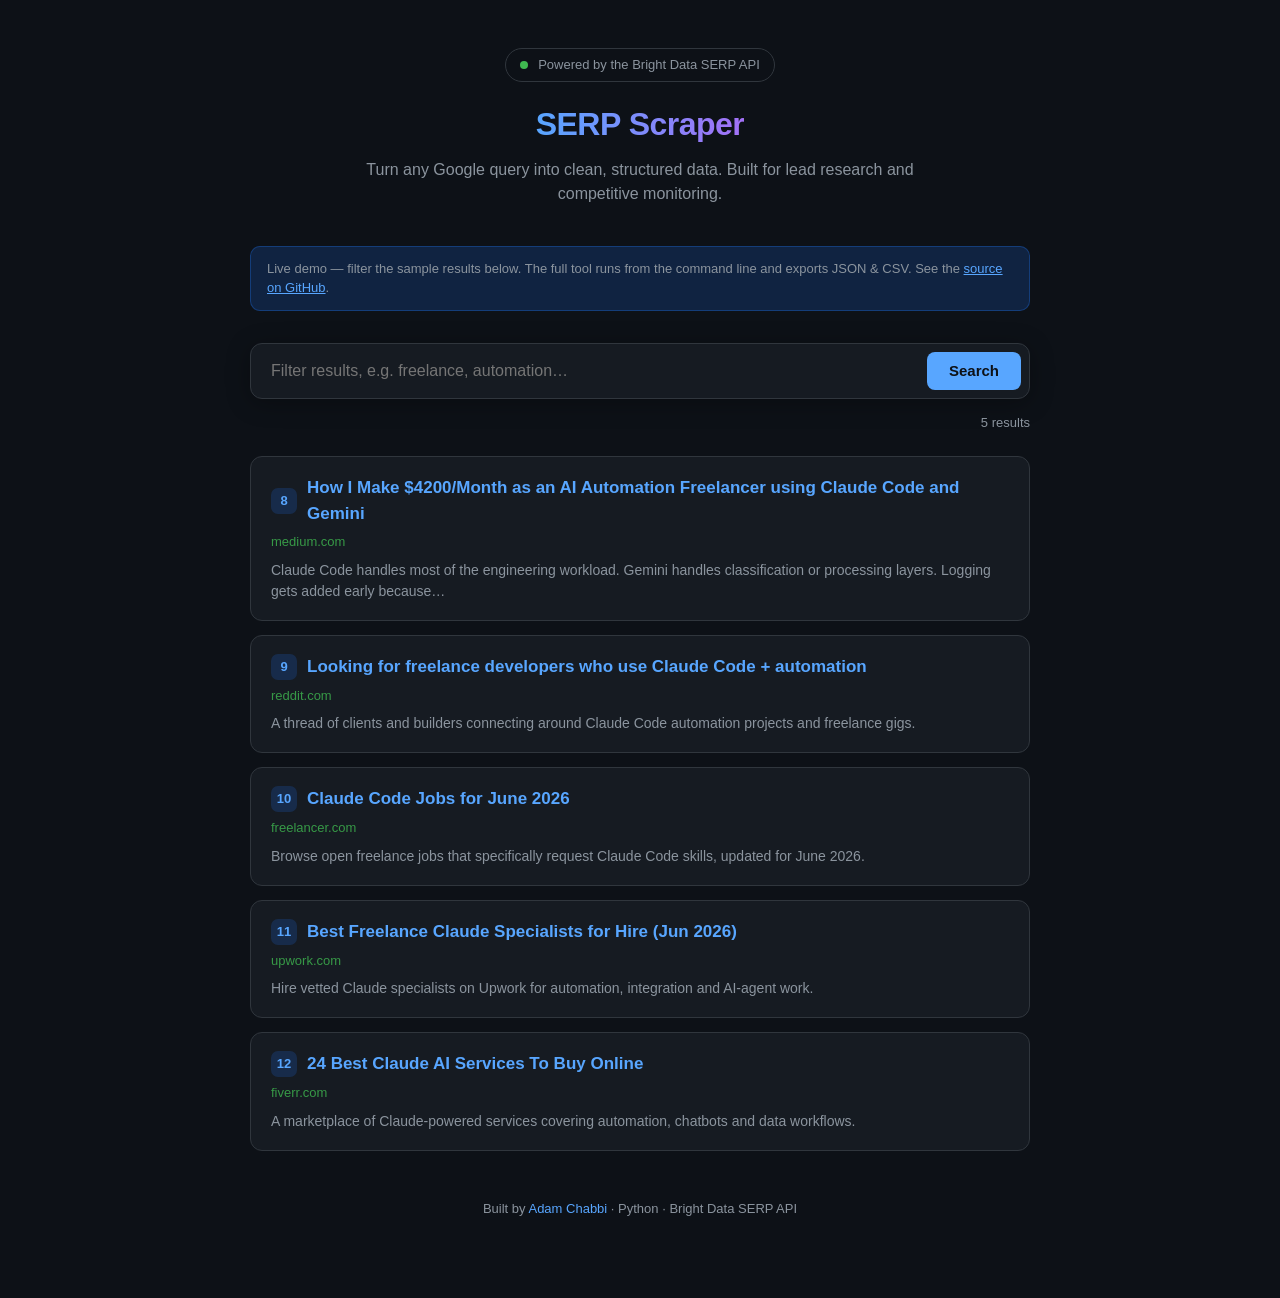
<file: index.html>
<!DOCTYPE html>
<html lang="en">
<head>
<meta charset="UTF-8">
<meta name="viewport" content="width=device-width, initial-scale=1.0">
<title>SERP Scraper — Live Demo</title>
<style>
  :root {
    --bg: #0d1117;
    --card: #161b22;
    --border: #30363d;
    --text: #e6edf3;
    --muted: #8b949e;
    --accent: #58a6ff;
    --accent-soft: #1f6feb33;
    --green: #3fb950;
  }
  * { box-sizing: border-box; margin: 0; padding: 0; }
  body {
    font-family: -apple-system, BlinkMacSystemFont, "Segoe UI", Roboto, Helvetica, Arial, sans-serif;
    background: var(--bg);
    color: var(--text);
    line-height: 1.5;
    min-height: 100vh;
  }
  .wrap { max-width: 820px; margin: 0 auto; padding: 48px 20px 80px; }
  header { text-align: center; margin-bottom: 40px; }
  .logo {
    display: inline-flex; align-items: center; gap: 10px;
    font-size: 13px; color: var(--muted); margin-bottom: 18px;
    border: 1px solid var(--border); border-radius: 999px; padding: 6px 14px;
  }
  .logo .dot { width: 8px; height: 8px; border-radius: 50%; background: var(--green); }
  h1 { font-size: 32px; font-weight: 700; letter-spacing: -0.5px; margin-bottom: 10px; }
  h1 .grad {
    background: linear-gradient(90deg, #58a6ff, #a371f7);
    -webkit-background-clip: text; background-clip: text; -webkit-text-fill-color: transparent;
  }
  .sub { color: var(--muted); font-size: 16px; max-width: 560px; margin: 0 auto; }
  .search {
    display: flex; gap: 10px; margin: 32px 0 14px;
    background: var(--card); border: 1px solid var(--border);
    border-radius: 12px; padding: 8px; box-shadow: 0 4px 24px rgba(0,0,0,.3);
  }
  .search input {
    flex: 1; background: transparent; border: none; outline: none;
    color: var(--text); font-size: 16px; padding: 10px 12px;
  }
  .search button {
    background: var(--accent); color: #0d1117; border: none; font-weight: 600;
    padding: 10px 22px; border-radius: 8px; cursor: pointer; font-size: 15px;
    transition: opacity .15s;
  }
  .search button:hover { opacity: .85; }
  .meta { color: var(--muted); font-size: 13px; margin-bottom: 24px; text-align: right; }
  .results { display: flex; flex-direction: column; gap: 14px; }
  .result {
    background: var(--card); border: 1px solid var(--border); border-radius: 12px;
    padding: 18px 20px; transition: border-color .15s, transform .15s;
    animation: fade .4s ease both;
  }
  .result:hover { border-color: var(--accent); transform: translateY(-2px); }
  .result .top { display: flex; align-items: center; gap: 10px; margin-bottom: 6px; }
  .rank {
    flex-shrink: 0; width: 26px; height: 26px; border-radius: 7px;
    background: var(--accent-soft); color: var(--accent);
    display: flex; align-items: center; justify-content: center;
    font-size: 13px; font-weight: 700;
  }
  .result a.title { color: var(--accent); text-decoration: none; font-size: 17px; font-weight: 600; }
  .result a.title:hover { text-decoration: underline; }
  .result .url { color: var(--green); font-size: 13px; margin-bottom: 8px; word-break: break-all; opacity: .8; }
  .result .desc { color: var(--muted); font-size: 14px; }
  @keyframes fade { from { opacity: 0; transform: translateY(8px);} to { opacity:1; transform:none;} }
  footer { text-align: center; margin-top: 48px; color: var(--muted); font-size: 13px; }
  footer a { color: var(--accent); text-decoration: none; }
  .note {
    background: var(--accent-soft); border: 1px solid #1f6feb55; border-radius: 10px;
    padding: 12px 16px; font-size: 13px; color: var(--muted); margin-bottom: 28px;
  }
</style>
</head>
<body>
<div class="wrap">
  <header>
    <div class="logo"><span class="dot"></span> Powered by the Bright Data SERP API</div>
    <h1><span class="grad">SERP Scraper</span></h1>
    <p class="sub">Turn any Google query into clean, structured data. Built for lead research and competitive monitoring.</p>
  </header>

  <div class="note">
    Live demo — filter the sample results below. The full tool runs from the command line and exports JSON &amp; CSV.
    See the <a href="https://github.com/arochab/serp-scraper" style="color:var(--accent)">source on GitHub</a>.
  </div>

  <div class="search">
    <input id="q" type="text" placeholder="Filter results, e.g. freelance, automation…" />
    <button onclick="render()">Search</button>
  </div>
  <div class="meta" id="meta"></div>

  <div class="results" id="results"></div>

  <footer>
    Built by <a href="https://github.com/arochab">Adam Chabbi</a> · Python · Bright Data SERP API
  </footer>
</div>

<script>
  // Sample data captured from a real run of serp_scraper.py
  // (query: "freelance ai automation claude code")
  const DATA = [
    { global_rank: 8,  title: "How I Make $4200/Month as an AI Automation Freelancer using Claude Code and Gemini", link: "https://medium.com/codetodeploy/how-i-make-4-200-month-as-an-ai-automation-freelancer-using-claude-code-and-gemini-ea0da4df8f30", description: "Claude Code handles most of the engineering workload. Gemini handles classification or processing layers. Logging gets added early because…" },
    { global_rank: 9,  title: "Looking for freelance developers who use Claude Code + automation", link: "https://www.reddit.com/r/ClaudeAI/comments/1luc028/looking_for_freelance_developers_who_use_claude/", description: "A thread of clients and builders connecting around Claude Code automation projects and freelance gigs." },
    { global_rank: 10, title: "Claude Code Jobs for June 2026", link: "https://www.freelancer.com/jobs/claude-code", description: "Browse open freelance jobs that specifically request Claude Code skills, updated for June 2026." },
    { global_rank: 11, title: "Best Freelance Claude Specialists for Hire (Jun 2026)", link: "https://www.upwork.com/hire/claude-specialists/", description: "Hire vetted Claude specialists on Upwork for automation, integration and AI-agent work." },
    { global_rank: 12, title: "24 Best Claude AI Services To Buy Online", link: "https://www.fiverr.com/gigs/claude-ai", description: "A marketplace of Claude-powered services covering automation, chatbots and data workflows." }
  ];

  function escapeHtml(s){ return s.replace(/[&<>"']/g, c => ({'&':'&amp;','<':'&lt;','>':'&gt;','"':'&quot;',"'":'&#39;'}[c])); }

  function hostname(url){ try { return new URL(url).hostname.replace('www.',''); } catch(e){ return url; } }

  function render(){
    const q = document.getElementById('q').value.trim().toLowerCase();
    const filtered = DATA.filter(r =>
      !q || r.title.toLowerCase().includes(q) || r.description.toLowerCase().includes(q) || r.link.toLowerCase().includes(q)
    );
    const box = document.getElementById('results');
    document.getElementById('meta').textContent = filtered.length + " result" + (filtered.length!==1?"s":"");
    box.innerHTML = filtered.map((r,i) => `
      <div class="result" style="animation-delay:${i*0.05}s">
        <div class="top">
          <div class="rank">${r.global_rank}</div>
          <a class="title" href="${escapeHtml(r.link)}" target="_blank" rel="noopener">${escapeHtml(r.title)}</a>
        </div>
        <div class="url">${escapeHtml(hostname(r.link))}</div>
        <div class="desc">${escapeHtml(r.description)}</div>
      </div>
    `).join('') || '<p style="color:var(--muted);text-align:center;padding:40px 0">No results match your filter.</p>';
  }

  document.getElementById('q').addEventListener('keyup', e => { if(e.key==='Enter') render(); });
  render();
</script>
</body>
</html>
</file>
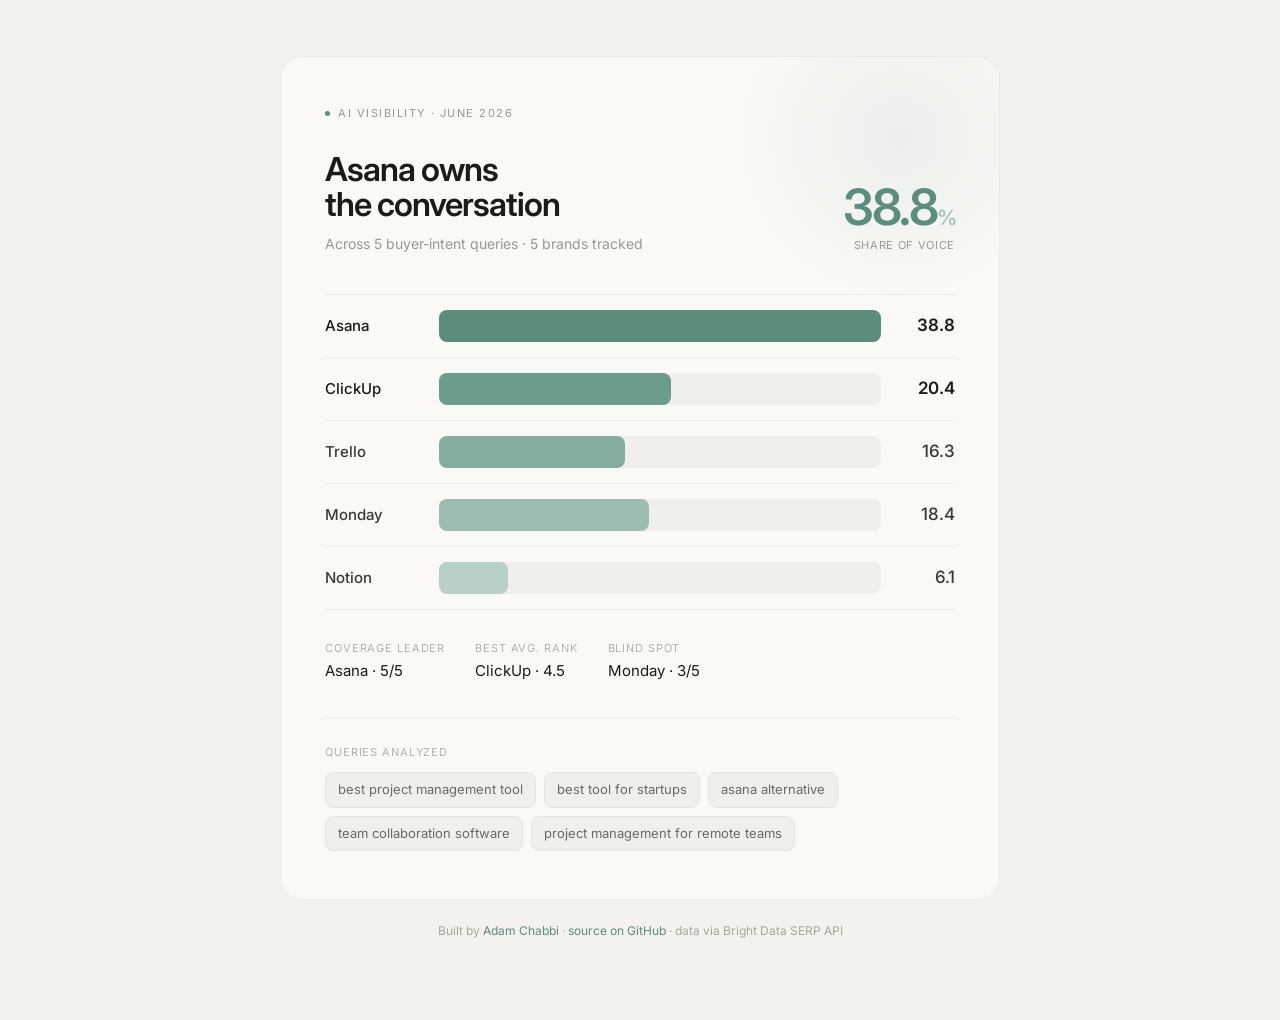
<file: report.html>
<!DOCTYPE html>
<html lang="en">
<head>
<meta charset="UTF-8">
<meta name="viewport" content="width=device-width, initial-scale=1.0">
<title>AI Visibility Report</title>
<style>
  @import url('https://fonts.googleapis.com/css2?family=Inter:wght@400;500;600&display=swap');
  * { margin:0; padding:0; box-sizing:border-box; }
  body {
    font-family:'Inter',-apple-system,BlinkMacSystemFont,sans-serif;
    background:#f3f2ed; color:#1c1b18; -webkit-font-smoothing:antialiased;
    padding:56px 20px 80px; line-height:1.5;
  }
  .card {
    max-width:720px; margin:0 auto; background:#faf9f6;
    border:1px solid #ecebe4; border-radius:22px;
    padding:48px 44px; position:relative; overflow:hidden;
  }
  .glow {
    position:absolute; top:-90px; right:-70px; width:340px; height:340px; border-radius:50%;
    background:radial-gradient(circle, rgba(91,140,126,.09) 0%, rgba(91,140,126,0) 70%);
    pointer-events:none;
  }
  .inner { position:relative; }
  .eyebrow {
    display:flex; align-items:center; gap:8px; font-size:11px; letter-spacing:.14em;
    text-transform:uppercase; color:#9a988e; margin-bottom:30px;
  }
  .eyebrow .dot { width:5px; height:5px; border-radius:50%; background:#5b8c7e; }
  .top { display:flex; align-items:flex-end; justify-content:space-between; gap:18px; flex-wrap:wrap; margin-bottom:40px; }
  h1 { font-size:33px; font-weight:600; letter-spacing:-1px; line-height:1.08; color:#1c1b18; }
  .sub { font-size:14px; color:#9a988e; margin-top:10px; }
  .hero-num { text-align:right; }
  .hero-num .n { font-size:50px; font-weight:600; letter-spacing:-2px; color:#5b8c7e; line-height:1; }
  .hero-num .n .p { font-size:21px; color:#a8c4b8; }
  .hero-num .cap { font-size:11px; letter-spacing:.06em; text-transform:uppercase; color:#9a988e; margin-top:5px; }
  .rows { display:flex; flex-direction:column; }
  .row {
    display:grid; grid-template-columns:96px 1fr 56px; gap:18px; align-items:center;
    padding:15px 0; border-top:1px solid #ecebe4;
  }
  .row:last-child { border-bottom:1px solid #ecebe4; }
  .brand { font-size:15px; font-weight:500; }
  .track { position:relative; height:32px; }
  .track-bg { position:absolute; inset:0; background:#f0efe9; border-radius:8px; }
  .fill { position:absolute; top:0; left:0; bottom:0; border-radius:8px; transform-origin:left;
    animation:grow .9s cubic-bezier(.2,.7,.3,1) both; }
  @keyframes grow { from{transform:scaleX(0);} to{transform:scaleX(1);} }
  .val { font-size:17px; text-align:right; }
  .insights { display:flex; gap:30px; margin-top:30px; flex-wrap:wrap; }
  .insights .k { font-size:11px; letter-spacing:.08em; text-transform:uppercase; color:#b4b2a8; margin-bottom:4px; }
  .insights .v { font-size:15px; color:#1c1b18; }
  .queries { margin-top:34px; padding-top:26px; border-top:1px solid #ecebe4; }
  .queries .lbl { font-size:11px; letter-spacing:.08em; text-transform:uppercase; color:#b4b2a8; margin-bottom:12px; }
  .chips { display:flex; flex-wrap:wrap; gap:8px; }
  .chip { font-size:13px; color:#6a6a63; background:#f0efe9; border:1px solid #e6e5dd; padding:7px 12px; border-radius:8px; }
  footer { max-width:720px; margin:22px auto 0; text-align:center; font-size:12px; color:#a8a69c; }
  footer a { color:#5b8c7e; text-decoration:none; }
  @media (max-width:540px) {
    .card { padding:34px 24px; }
    h1 { font-size:27px; }
    .hero-num .n { font-size:40px; }
    .insights { gap:20px; }
  }
</style>
</head>
<body>
<div class="card">
  <div class="glow"></div>
  <div class="inner">
    <div class="eyebrow"><span class="dot"></span> AI Visibility · June 2026</div>

    <div class="top">
      <div>
        <h1>Asana owns<br>the conversation</h1>
        <div class="sub">Across 5 buyer-intent queries · 5 brands tracked</div>
      </div>
      <div class="hero-num">
        <div class="n">38.8<span class="p">%</span></div>
        <div class="cap">share of voice</div>
      </div>
    </div>

    <div class="rows">
      <div class="row">
        <span class="brand" style="color:#1c1b18">Asana</span>
        <div class="track">
          <div class="track-bg"></div>
          <div class="fill" style="width:100.0%;background:#5b8c7e"></div>
        </div>
        <span class="val" style="color:#1c1b18;font-weight:600">38.8</span>
      </div>
      <div class="row">
        <span class="brand" style="color:#1c1b18">ClickUp</span>
        <div class="track">
          <div class="track-bg"></div>
          <div class="fill" style="width:52.6%;background:#6b9c8e"></div>
        </div>
        <span class="val" style="color:#1c1b18;font-weight:600">20.4</span>
      </div>
      <div class="row">
        <span class="brand" style="color:#3a3a34">Trello</span>
        <div class="track">
          <div class="track-bg"></div>
          <div class="fill" style="width:42.0%;background:#84ada0"></div>
        </div>
        <span class="val" style="color:#3a3a34;font-weight:500">16.3</span>
      </div>
      <div class="row">
        <span class="brand" style="color:#3a3a34">Monday</span>
        <div class="track">
          <div class="track-bg"></div>
          <div class="fill" style="width:47.4%;background:#9cbcb0"></div>
        </div>
        <span class="val" style="color:#3a3a34;font-weight:500">18.4</span>
      </div>
      <div class="row">
        <span class="brand" style="color:#3a3a34">Notion</span>
        <div class="track">
          <div class="track-bg"></div>
          <div class="fill" style="width:15.7%;background:#b8d0c7"></div>
        </div>
        <span class="val" style="color:#3a3a34;font-weight:500">6.1</span>
      </div></div>

    <div class="insights">
      <div>
        <div class="k">Coverage leader</div>
        <div class="v">Asana · 5/5</div>
      </div>
      <div>
        <div class="k">Best avg. rank</div>
        <div class="v">ClickUp · 4.5</div>
      </div>
      <div>
        <div class="k">Blind spot</div>
        <div class="v">Monday · 3/5</div>
      </div>
    </div>

    <div class="queries">
      <div class="lbl">Queries analyzed</div>
      <div class="chips"><span class="chip">best project management tool</span><span class="chip">best tool for startups</span><span class="chip">asana alternative</span><span class="chip">team collaboration software</span><span class="chip">project management for remote teams</span></div>
    </div>
  </div>
</div>
<footer>Built by <a href="https://github.com/arochab">Adam Chabbi</a> · <a href="https://github.com/arochab/serp-scraper">source on GitHub</a> · data via Bright Data SERP API</footer>
</body>
</html>
</file>
